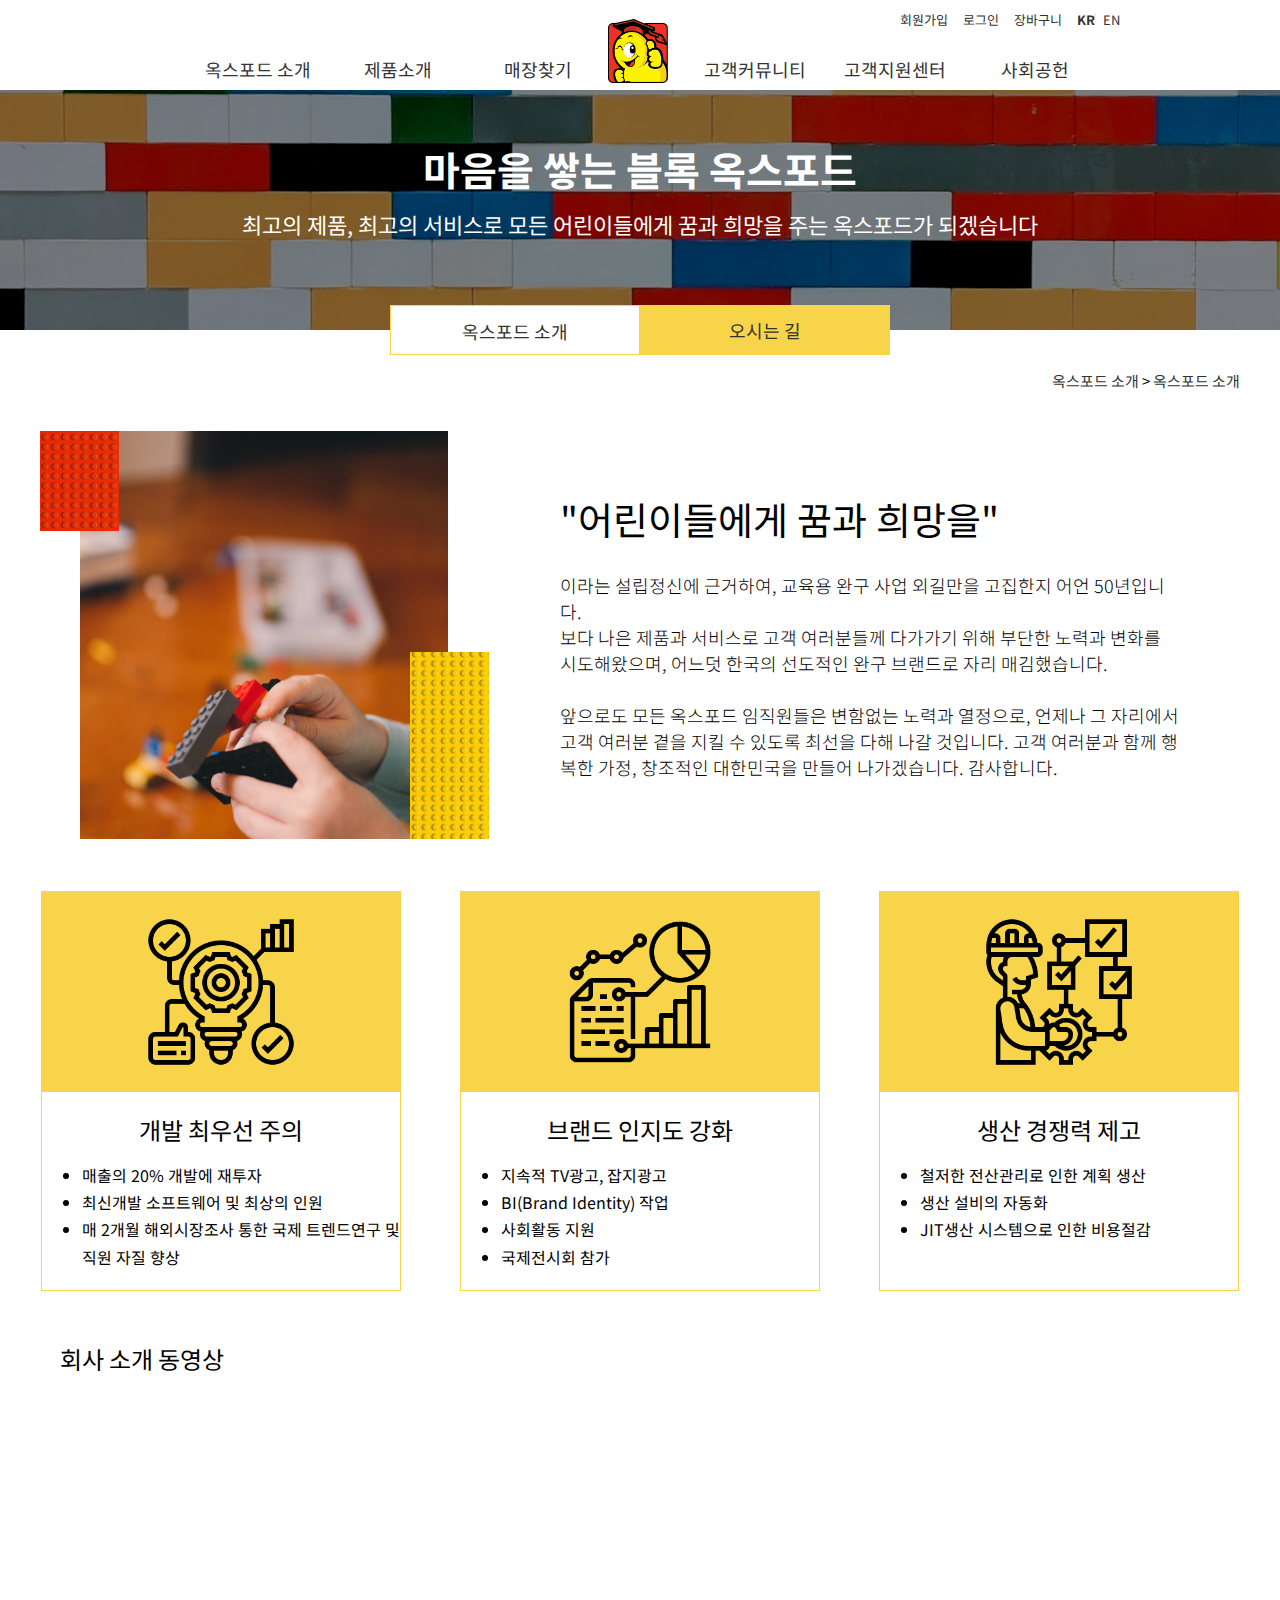
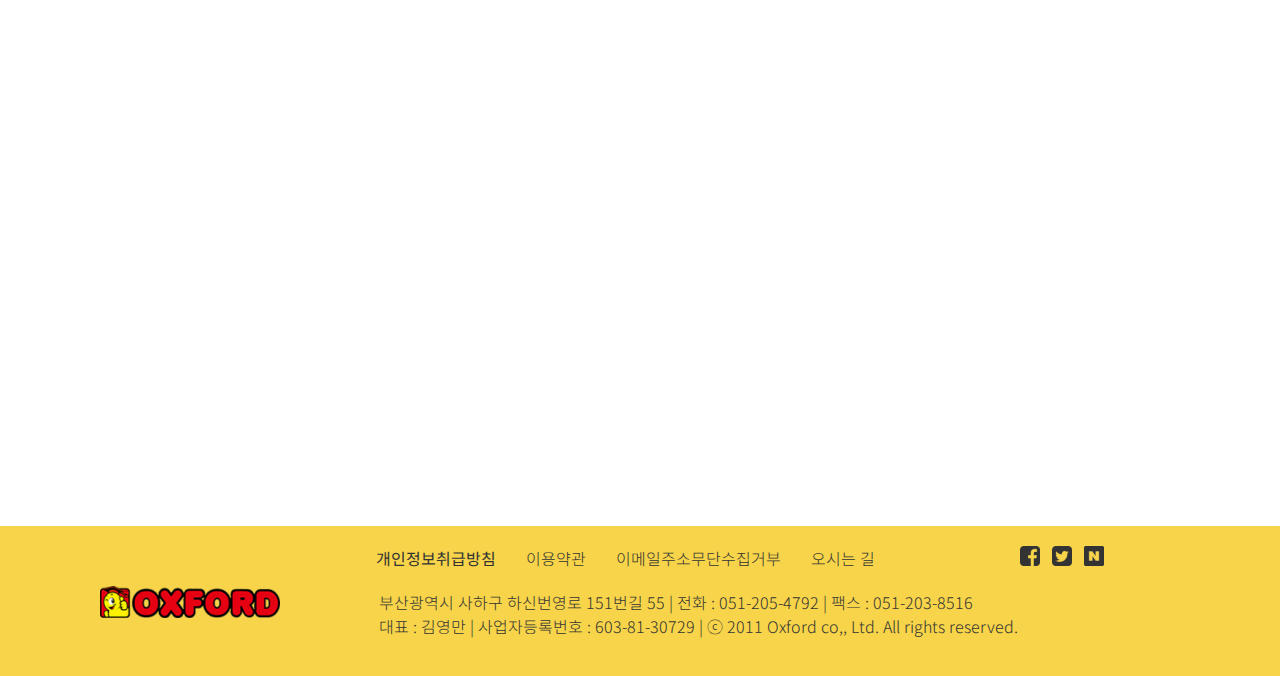
<file: sub1-1.html>
<!DOCTYPE html>
<html lang="en">
<head>
    <meta charset="UTF-8">
    <meta name="viewport" content="width=device-width, initial-scale=1.0">
    <title>옥스포드 > 회사소개 </title>
    <!-- jQuery -->
    <script src="js/jquery-3.5.1.min.js"></script>
    <!-- custom JS & CSS -->
    <script src="custom.js"></script>
    <link rel="stylesheet" href="style.css">
    <link rel="stylesheet" href="sub1-1.css">
    <link rel="stylesheet" href="responsive.css">
</head>
<body>
    <!-- header -->
    <header id="main_header">
        <nav id="gnb">
            <ul class="depth1">
                <li>
                    <a href="sub1-1.html">옥스포드 소개</a>
                    <ul class="depth2">
                        <li><a href="sub1-1.html">옥스포드소개</a></li>
                        <li><a href="sub1-2.html">오시는 길</a></li>
                    </ul>
                </li>
                <li>
                    <a href="#">제품소개</a>
                    <ul class="depth2">
                        <li><a href="sub2-1.html">제품 소개</a></li>
                        <li><a href="sub2-2.html">연령별 추천 제품</a></li>
                        <li><a href="#">기획 제품</a></li>
                    </ul>
                </li>
                <li>
                    <a href="#">매장찾기</a>
                </li>
                <li class="logo">
                    <a href="index.html"><img src="./images/logo.png" alt="옥스포드 로고"></a>
                </li>
                <li>
                    <a href="#">고객커뮤니티</a>
                    <ul class="depth2">
                        <li><a href="#">내가 만든 옥스포드</a></li>
                        <li><a href="#">공지사항</a></li>
                        <li><a href="#">이벤트</a></li>
                    </ul>
                </li>
                <li>
                    <a href="#">고객지원센터</a>
                </li>
                <li>
                    <a href="#">사회공헌</a>
                </li>
            </ul>
        </nav>
        <ul class="service_nav">
            <li><a href="#">회원가입</a></li>
            <li><a href="#">로그인</a></li>
            <li><a href="#">장바구니</a></li>
            <li><a href="#"><b>KR</b></a></li>
            <span>&nbsp;&nbsp;&#124;&nbsp;&nbsp;</span>
            <li><a href="#">EN</a></li>
        </ul>
    </header>
    <!-- sub_title -->
    <section id="sub_title">
        <h2>마음을 쌓는 블록 옥스포드</h2>
        <h3>최고의 제품, 최고의 서비스로 모든 어린이들에게 꿈과 희망을 주는 옥스포드가 되겠습니다</h3>
    </section>
    <nav class="lnb">
        <ul>
            <li class="active"><a href="sub1-1.html">옥스포드 소개</a></li>
            <li><a href="sub1-2.html">오시는 길</a></li>
        </ul>
    </nav>
    <!-- breadcrumbs -->
    <div class="bread">
        <h5><a href="sub1-1.html">옥스포드 소개</a> &gt; <a href="sub1-1.html">옥스포드 소개</a></h5>
    </div>
    <section id="co_intro">
            <div class="img_box">
                <img src="images/co_intro_img.jpg" alt="회사소개 이미지">
                <img src="images/piece1.png" alt="블록조각">
                <img src="images/piece2.png" alt="블록조각">
            </div>
            <div class="text_box">
                <h2>&quot;어린이들에게 꿈과 희망을&quot;</h2><br>
                <p>이라는 설립정신에 근거하여, 교육용 완구 사업 외길만을 고집한지 어언 50년입니다.<br>
                    보다 나은 제품과 서비스로 고객 여러분들께 다가가기 위해 부단한 노력과 변화를
                    시도해왔으며, 어느덧 한국의 선도적인 완구 브랜드로 자리 매김했습니다.
                    <br><br>
                    앞으로도 모든 옥스포드 임직원들은 변함없는 노력과 열정으로, 언제나 그 자리에서
                    고객 여러분 곁을 지킬 수 있도록 최선을 다해 나갈 것입니다. 고객 여러분과 함께
                    행복한 가정, 창조적인 대한민국을 만들어 나가겠습니다.
                    감사합니다.
                </p>
            </div>
    </section>
    <section id="motto">
        <div class="icon_box">
            <div class="icon">
                <div class="icon_img">
                    <img src="images/innovation.png" alt="전구이미지">
                </div>
            </div>
            <div class="text">
                <ul class="text_ul">개발 최우선 주의
                    <li>매출의 20% 개발에 재투자</li>
                    <li>최신개발 소프트웨어 및 최상의 인원</li>
                    <li>매 2개월 해외시장조사 통한 국제 트렌드연구 및<br>직원 자질 향상</li>
                </ul>
            </div>
        </div>
        <div class="icon_box">
            <div class="icon">
                <div class="icon_img">
                    <img src="images/research.png" alt="리서치이미지">
                </div>
            </div>
            <div class="text">
                <ul class="text_ul">브랜드 인지도 강화
                    <li>지속적 TV광고, 잡지광고</li>
                    <li>BI(Brand Identity) 작업</li>
                    <li>사회활동 지원</li>
                    <li>국제전시회 참가</li>
                </ul>
            </div>
        </div>
        <div class="icon_box">
            <div class="icon">
                <div class="icon_img">
                    <img src="images/production.png" alt="리서치이미지">
                </div>
            </div>
            <div class="text">
                <ul class="text_ul">생산 경쟁력 제고
                    <li>철저한 전산관리로 인한 계획 생산</li>
                    <li>생산 설비의 자동화</li>
                    <li>JIT생산 시스템으로 인한 비용절감</li>
                </ul>
            </div>
        </div>
    </section>
    <section id="co_movie">
        <h2>회사 소개 동영상</h2>
        <iframe width="1200" height="675" src="https://www.youtube.com/embed/vx9EjK-0GB8" title="YouTube video player"
            frameborder="0" allow="accelerometer; autoplay; clipboard-write; encrypted-media; gyroscope; picture-in-picture"
            allowfullscreen></iframe>
    </section>
    <!-- footer -->
    <footer>
        <div class="footer_inner">
            <ul class="top">
                <li><b><a href="#">개인정보취급방침</a></b></li>
                <li><a href="#">이용약관</a></li>
                <li><a href="#">이메일주소무단수집거부</a></li>
                <li><a href="#">오시는 길</a></li>
            </ul>
            <h3 class="footer_logo"><a href="index.html"><img src="images/footer-logo.png" alt="로고"></a></h3>
            <ul class="sns">
                <h3><a href="https://www.facebook.com/oxfordblock/" target="_blank"><img src="images/face.png"
                            alt="페이스북아이콘"></h3>
                <h3><a href="https://twitter.com/oxfordblock" target="_blank"><img src="images/twitter.png" alt="트위터아이콘">
                </h3>
                <h3><a href="https://blog.naver.com/oxford_toy" target="_blank"><img src="images/naver.png" alt="네이버아이콘">
                </h3>
            </ul>
            <ul class="bottom">
                <li>부산광역시 사하구 하신번영로 151번길 55 | 전화 : 051-205-4792 | 팩스 : 051-203-8516</li>
                <li>대표 : 김영만 | 사업자등록번호 : 603-81-30729 | ⓒ 2011 Oxford co,, Ltd. All rights reserved.</li>
            </ul>
        </div>
    
    </footer>
</body>
</html>
</file>
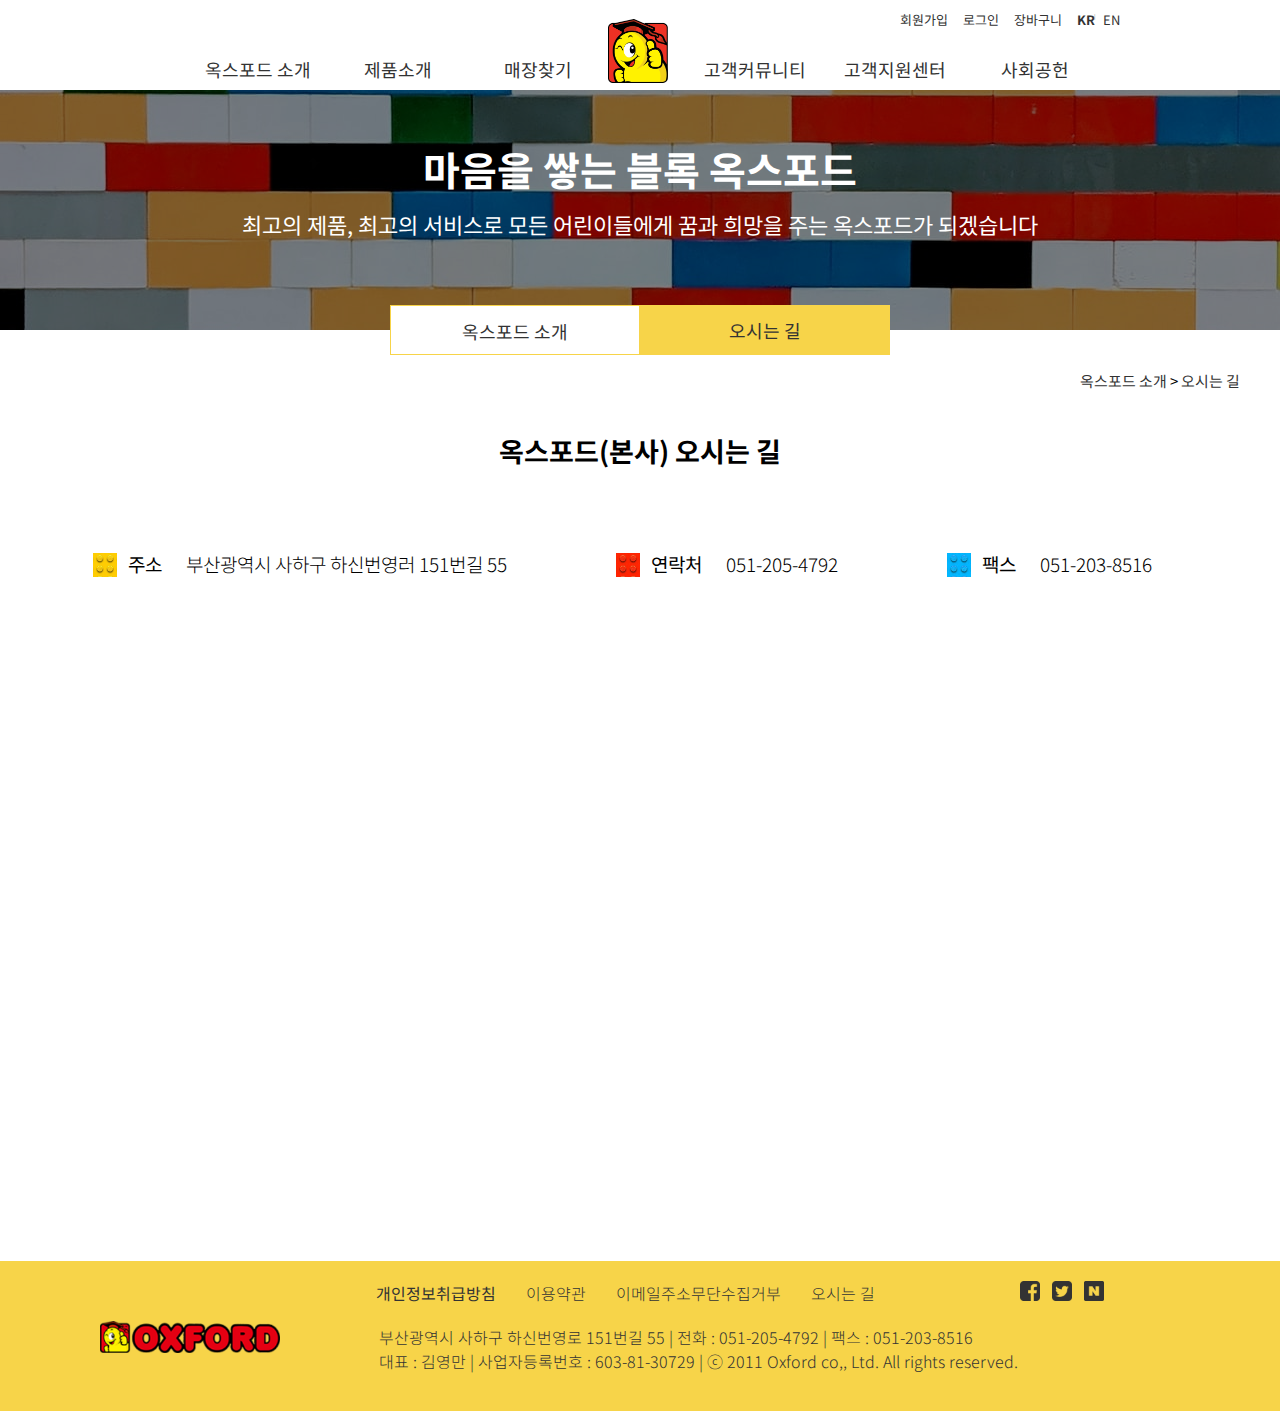
<file: sub1-2.html>
<!DOCTYPE html>
<html lang="kr">
<head>
    <meta charset="UTF-8">
    <meta http-equiv="X-UA-Compatible" content="IE=edge">
    <meta name="viewport" content="width=device-width, initial-scale=1.0">
    <title>옥스포드 > 오시는 길</title>
    <!-- jQuery -->
    <script src="js/jquery-3.5.1.min.js"></script>
    <!-- custom JS & CSS -->
    <script src="custom.js"></script>
    <link rel="stylesheet" href="style.css">
    <link rel="stylesheet" href="sub1-2.css">
    <link rel="stylesheet" href="responsive.css">
</head>
<body>
    <!-- header -->
    <header id="main_header">
        <nav id="gnb">
            <ul class="depth1">
                <li>
                    <a href="sub1-1.html">옥스포드 소개</a>
                    <ul class="depth2">
                        <li><a href="sub1-1.html">옥스포드소개</a></li>
                        <li><a href="sub1-2.html">오시는 길</a></li>
                    </ul>
                </li>
                <li>
                    <a href="sub2-1.html">제품소개</a>
                    <ul class="depth2">
                        <li><a href="sub2-1.html">제품 소개</a></li>
                        <li><a href="sub2-2.html">연령별 추천 제품</a></li>
                        <li><a href="#">기획 제품</a></li>
                    </ul>
                </li>
                <li>
                    <a href="#">매장찾기</a>
                </li>
                <li class="logo">
                    <a href="index.html"><img src="./images/logo.png" alt="옥스포드 로고"></a>
                </li>
                <li>
                    <a href="#">고객커뮤니티</a>
                    <ul class="depth2">
                        <li><a href="#">내가 만든 옥스포드</a></li>
                        <li><a href="#">공지사항</a></li>
                        <li><a href="#">이벤트</a></li>
                    </ul>
                </li>
                <li>
                    <a href="#">고객지원센터</a>
                </li>
                <li>
                    <a href="#">사회공헌</a>
                </li>
            </ul>
        </nav>
        <ul class="service_nav">
            <li><a href="#">회원가입</a></li>
            <li><a href="#">로그인</a></li>
            <li><a href="#">장바구니</a></li>
            <li><a href="#"><b>KR</b></a></li>
            <span>&nbsp;&nbsp;&#124;&nbsp;&nbsp;</span>
            <li><a href="#">EN</a></li>
        </ul>
    </header>
    <!-- sub_title -->
    <section id="sub_title">
        <h2>마음을 쌓는 블록 옥스포드</h2>
        <h3>최고의 제품, 최고의 서비스로 모든 어린이들에게 꿈과 희망을 주는 옥스포드가 되겠습니다</h3>
    </section>
    <nav class="lnb">
        <ul>
            <li class="active"><a href="sub1-1.html">옥스포드 소개</a></li>
            <li><a href="sub1-2.html">오시는 길</a></li>
        </ul>
    </nav>
    <!-- breadcrumbs -->
    <div class="bread">
        <h5><a href="sub1-1.html">옥스포드 소개</a> &gt; <a href="sub1-2.html">오시는 길</a></h5>
    </div>
    <section id="map">
        <h2>옥스포드(본사) 오시는 길</h2>
        <div class="txt_box">
            <p><b>주소</b></p>
            <p>부산광역시 사하구 하신번영러 151번길 55</p>
            <p><b>연락처</b></p>
            <p>051-205-4792</p>
            <p><b>팩스</b></p>
            <p>051-203-8516</p>
        </div>
        <iframe
            src="https://www.google.com/maps/embed?pb=!1m18!1m12!1m3!1d3264.4340043615225!2d128.9552995148185!3d35.09587216945936!2m3!1f0!2f0!3f0!3m2!1i1024!2i768!4f13.1!3m3!1m2!1s0x3568c2ef4bb69623%3A0x15cb559f0c4b90e4!2zKOyjvCnsmKXsiqTtj6zrk5w!5e0!3m2!1sko!2skr!4v1620706736907!5m2!1sko!2skr"
            width="1200" height="500" style="border:0;" allowfullscreen="" loading="lazy"></iframe>
    </section>
    <!-- footer -->
    <footer>
        <div class="footer_inner">
            <ul class="top">
                <li><b><a href="#">개인정보취급방침</a></b></li>
                <li><a href="#">이용약관</a></li>
                <li><a href="#">이메일주소무단수집거부</a></li>
                <li><a href="#">오시는 길</a></li>
            </ul>
            <h3 class="footer_logo"><a href="index.html"><img src="images/footer-logo.png" alt="로고"></a></h3>
            <ul class="sns">
                <h3><a href="https://www.facebook.com/oxfordblock/" target="_blank"><img src="images/face.png"
                            alt="페이스북아이콘"></h3>
                <h3><a href="https://twitter.com/oxfordblock" target="_blank"><img src="images/twitter.png" alt="트위터아이콘">
                </h3>
                <h3><a href="https://blog.naver.com/oxford_toy" target="_blank"><img src="images/naver.png" alt="네이버아이콘">
                </h3>
            </ul>
            <ul class="bottom">
                <li>부산광역시 사하구 하신번영로 151번길 55 | 전화 : 051-205-4792 | 팩스 : 051-203-8516</li>
                <li>대표 : 김영만 | 사업자등록번호 : 603-81-30729 | ⓒ 2011 Oxford co,, Ltd. All rights reserved.</li>
            </ul>
        </div>
    </footer>
</body>
</html>
</file>
<file: sub1-1.css>
/* sub1-1.css */

/******************** co_intro ********************/
#co_intro {
    height: 410px;
    position: relative;
}
.img_box {
    position: relative;
    width: 500px;
}
.img_box > img:first-child {
    margin-left: 40px;
}
.img_box > img:nth-child(2) {
    position: absolute;
    left: 370px;
    top: 221px;
}
.img_box > img:nth-child(3) {
    position: absolute;
    top: 0;
    left: 0;
}
#co_intro .text_box {
    position: absolute;
    width: 620px;
    top: 60px;
    right: 60px;
}
#co_intro .text_box h2 {
    font-size: 38px;
    font-weight: 400;
}
#co_intro .text_box p {
    font-size: 18px;
    font-weight: 300;
}
/******************** motto ********************/
#motto {
    height: 400px;
    margin-top: 50px;
    margin-bottom: 50px;
    text-align: center;
}
.icon_box {
    display: inline-block;
    vertical-align: middle;
    width: 360px;
    height: 400px;
    border: 1px solid #f7d449;
    margin-right: 55px;
}
.icon_box .icon {
    height: 200px;
    background-color: #f7d449;
}
.icon_box .icon_img {
    width: 150px;
    margin: 0 auto;
}
.icon_box .icon_img > img {
    width: 100%;
    margin-top: 25px;
} 
.icon_box .text {}
.icon_box .text ul {
    list-style: disc;
    font-size: 24px;
    text-align: center;
    margin-top: 20px;
}
.icon_box .text ul li {
    font-size: 16px;
    line-height: 1.7em;
    text-align: left;
    margin-left: 40px;
}
.icon_box .text ul li:first-child {
    margin-top: 15px;
}
.icon_box:last-child {
    margin-right: 0;
}
/******************** co_movie ********************/
#co_movie {
    margin-bottom: 40px;
}
#co_movie h2 {
    font-size: 24px;
    font-weight: 400;
    margin-top: 50px;
    margin-bottom: 30px;
    margin-left: 20px;
}
</file>
<file: responsive.css>
/* responsive.css */
</file>
<file: sub1-2.css>
/* sub1-2.css */
#map {
    width: 1200px;
    height: 830px;
    margin: 0 auto;
    text-align: center;
}
#map .txt_box p {
    display: inline-block;
    margin: 80px 70px;
    font-size: 19px;
    font-weight: 300;
    position: relative;
}
#map .txt_box p:nth-child(2n+1) {
    margin-right: -50px;
}
#map .txt_box p:first-child:before {
    content: '';
    width: 24px;
    height: 24px;
    position: absolute;
    left: -35px;
    top: 3px;
    display: block;
    background-image: url(images/block_piece3.png);
}
#map .txt_box p:nth-child(3):before {
    content: '';
    width: 24px;
    height: 24px;
    position: absolute;
    left: -35px;
    top: 3px;
    display: block;
    background-image: url(images/block_piece2.png);
}
#map .txt_box p:nth-child(5):before {
    content: '';
    width: 24px;
    height: 24px;
    position: absolute;
    left: -35px;
    top: 3px;
    display: block;
    background-image: url(images/block_piece1.png);
}
</file>
<file: style.css>
/* style.css */
/* google webfont */
@import url('https://fonts.googleapis.com/css2?family=Noto+Sans+KR:wght@100;300;400;500;700;900&family=Oswald:wght@200;400;600&display=swap');
/* FontAwesome CDN 4.7 */
@import url("https://stackpath.bootstrapcdn.com/font-awesome/4.7.0/css/font-awesome.min.css");
/******************** reset CSS ********************/
* {
    margin: 0;
    padding: 0;
    box-sizing: border-box;
}
ul {
    list-style-type: none;
}
li {
    cursor: pointer;
}
a {
    text-decoration: none;
    color: #333;
    cursor: pointer;
}
body {
    font-size: 18px;
    font-family: 'Noto Sans KR', sans-serif;
}
section {
    width: 1200px;
    margin: 0 auto;
}
section[id^="main"] h2 {
    font-size: 24px;
    font-weight: 400;
    margin-top: 50px;
    margin-bottom: 30px;
    margin-left: 20px;
}
#sub_title {
    width: 100%;
    height: 240px;
    position: relative;
}
section[id^="sub"] h2 {
    font-size: 40px;
    text-align: center;
    color: #fff;
    position: relative;
    top: 50px;
}
section[id^="sub"] h3 {
    text-align: center;
    position: relative;
    top: 60px;
    color: #fff;
    font-weight: 400;
    font-size: 22px;
}
/******************** header ********************/
#main_header {
    width: 1200px;
    height: 90px;
    margin: 0 auto;
    position: relative;
    z-index: 99;
}
#gnb {
    width: 1000px;
    position: absolute;
    top: 14px;
    left: 54%;
    transform: translateX(-50%);
    text-align: center;
}
#gnb .depth1 {
    position: absolute;
    overflow: hidden;
}
#gnb .depth1 > li {
    float: left;
    width: 140px;
    margin-top: 35px;
}
#gnb .depth1 > li > a {
    height: 40px;
    line-height: 40px;
    display: block;
}
#gnb li.logo {
    width: 60px;
    height: 65px;
    margin-top: 5px;
    margin-right: 17px;
}
#gnb .logo img {
    width: 100%;
}
#gnb .depth2 {
    display: none;
}
#gnb .depth2 > li {
    height: 40px;
    line-height: 40px;
    border: 1px solid rgba(0, 0, 0, 0.1);
}
#gnb .depth2 > li > a {
    display: block;
    font-size: 16px;
    background-color: #fff;
}
#gnb .depth1 > li:hover > a {
    color: #f7d449;
}
#gnb .depth1 > li:hover .depth2 {
    display: block;
}
#gnb .depth2 > li:hover > a {
    background-color: #f7d449;
}
.service_nav {
    position: absolute;
    right: -60px;
    width: 400px;
    overflow: hidden;
}
.service_nav li {
    float: left;
    margin-right: 15px;
    margin-top: 10px;
    font-size: 13px;
}
.service_nav li a {
    display: block;
}
.service_nav li:nth-child(4) {
    margin-right:8px;
}
.service_nav span {
    position: absolute;
    top: 12px;
    left: 192px;
    font-family: 'Oswald', sans-serif;
    font-size: 6px;
    opacity: 0.3;
}
/******************** main_visual ********************/
#main_visual {
    width: 100%;
    height: 660px;
    background: url(images/main-bg.jpg) no-repeat center center;
    background-size: cover;
    position: relative;
}
#main_visual:before {
    content: '';
    width: 100%;
    height: 100%;
    background-color: rgba(0, 0, 0, 0.5);
    position: absolute;
}
.title_txt {
    width: 900px;
    color: #fff;
    position: absolute;
    top: 300px;
    left: 50%;
    transform: translate(-50%,-50%);
}
.title_txt > h1 {
    font-size: 62px;
    line-height: 1.4em;
    margin-bottom: 30px;
    font-weight: 500;
}
.title_txt > h3 {
    font-size: 26px;
    font-weight: 300;
}
.search {
    position: relative;
    width: 1200px;
    margin: 0 auto;
}
.search input[type="text"] {
    position: absolute;
    top: 500px;
    left: 180px;
    width: 650px;
    height: 50px;
    font-size: 18px;
    border-radius: 25px 0 0 25px;
    border: none;
    padding-left: 25px;
}
.search input[type="text"]:focus,
.search input[type="submit"]:focus {
    outline: none
}
.search input::placeholder {
    font-size: 18px;
    opacity: 0.5;
}
.search input[type="submit"] {
    font-family: fontawesome;
    width: 100px;
    height: 50px;
    border: none;
    border-radius: 0 25px 25px 0;
    background:#fff;
    position: absolute;
    top: 500px;
    left: 830px;
    font-size: 32px;
    font-weight: 100;
    cursor: pointer;
}
.search h4 span {
    position: absolute;
    font-size: 24px;
    font-weight: 100;
    top: 505px;
    left: 828px;
}
/******************** main_product ********************/
.product_slider {
    width: 1100px;
    margin: 0 auto;
    position: relative;
}
.product_slider div:focus {
    outline: none;
}
.product_slider div img {
    width: 100%;
    border: 1px solid rgb(218, 218, 218);
    margin-bottom: 10px;
}
.product_slider .slick-list {
    margin: 0 -15px;
}
.product_slider .slick-slide {
    margin:0 15px;
}
.product_slider .slick-next {
    top: 40%;
    right: -50px;
}
.product_slider .slick-prev {
    top: 40%;
    left: -50px;
}
.slick-next:before {
    content:"\f105";
    font-family: fontawesome;
    font-size: 50px;
    color: #000;
}
.slick-prev:before {
    content:"\f104";
    font-family: fontawesome;
    font-size: 50px;
    color: #000;
}
.main_product_btn {
    width: 100%;
    height: 50px;
    line-height: 50px;
    background: #f7d449;
    border: transparent;
    margin-top: 10px;
}
.main_product_btn:hover {
    background: #fff;
    border: 3px solid #f7d449;
}
.main_product_btn:focus {
    outline: none;
}
.fa-shopping-cart {
    font-size: 20px;
    margin-right: 10px;
}
/******************** main_video ********************/

/******************** main_notice ********************/
#main_notice {
    overflow: hidden;
    margin-bottom: 50px;
}
#main_notice ul {
    width: 585px;
    border: 3px solid #f7d449;
    padding: 15px;
}
#main_notice ul li {
    padding: 5px 10px;
    display: block;
    text-overflow: ellipsis;
    white-space: nowrap;
}
#main_notice ul span {
    float: right;
}
.notice_inner {
    float: left;
}
.news_inner {
    float: right;
}
/******************** main_review ********************/
.review_inner > div {
    display: inline-block;
    width: 285px;
    height: 285px;
    margin-right: 15px;
    margin-bottom: 15px;
    text-align: center;
    position: relative;
}
.review_inner > div:nth-child(4n) {
    margin-right: 0;
}
.review_inner > div img {
    width: 100%;
}
.review_inner .more {
    width:285px;
    height: 285px;
    background: rgba(0, 0, 0, 0.5);
    position: absolute;
    top: 0;
    left: 0;
    color: #fff;
    opacity: 0;
    transition: 0.2s;
}
.review_inner .more p {
    font-size: 22px;
    line-height: 285px;
}
.review_inner > div:hover .more {
    opacity: 1;
}
/******************** footer ********************/
footer {
    background-color: #f7d449;
    height: 150px;
    font-size: 16px;
    font-weight: 300;
    position: relative;
}
.footer_inner {
    width: 1200px;
    height: inherit;
    margin: 0 auto;
}
footer ul.top {
    position: absolute;
    top: 20px;
    left: 50%;
    transform: translateX(-50%);
}
footer ul.top li {
    float: left;
    margin-right: 30px;
}
.footer_logo {
    position: relative;
    top: 60px;
    left: 60px;
    width: 180px;
}
.footer_logo img {
    width: 100%;
}
footer .sns {
    width: 94px;
    position: relative;
    bottom: 19px;
    left: 980px;
}
footer .sns h3 {
    display: inline-block;
    width: 20px;
    height: 20px;
    margin-right: 8px;
}
footer .sns h3 img {
    width: 100%;
}
footer .bottom {
    width: 650px;
    position: relative;
    top: 0;
    left: 339px;
}
/******************** bread crumb ********************/
.bread {
    width: 1200px;
    margin: 0 auto;
    margin-top: 20px;
    margin-bottom: 40px;
}
.bread h5 {
    text-align: right;
    margin-top: 40px;
    font-weight: 400;
}
/* sub_title */
#sub_title {
    background: url(images/sub1_1_title.jpg) no-repeat center center;
}
#sub_title:before {
    content: '';
    width: 100%;
    height: 100%;
    position:absolute;
    top: 0;
    background-color: rgba(0, 0, 0, 0.5);
}
/* sub-lnb */
.lnb {
    width: 1200px;
    margin: 0 auto;
    position: relative;
}
.lnb ul {
    position: absolute;
    left: 50%;
    top: -25px;
    transform: translateX(-50%);
}
.lnb li {
    float: left;
    width: 250px;
    height: 50px;
    line-height: 50px;
    text-align: center;
    background-color: #f7d449;
}
.lnb li.active {
    background-color: #fff;
    border: 1px solid #f7d449;
}
.lnb li:hover {
    background-color: #e4c138;
}
</file>
